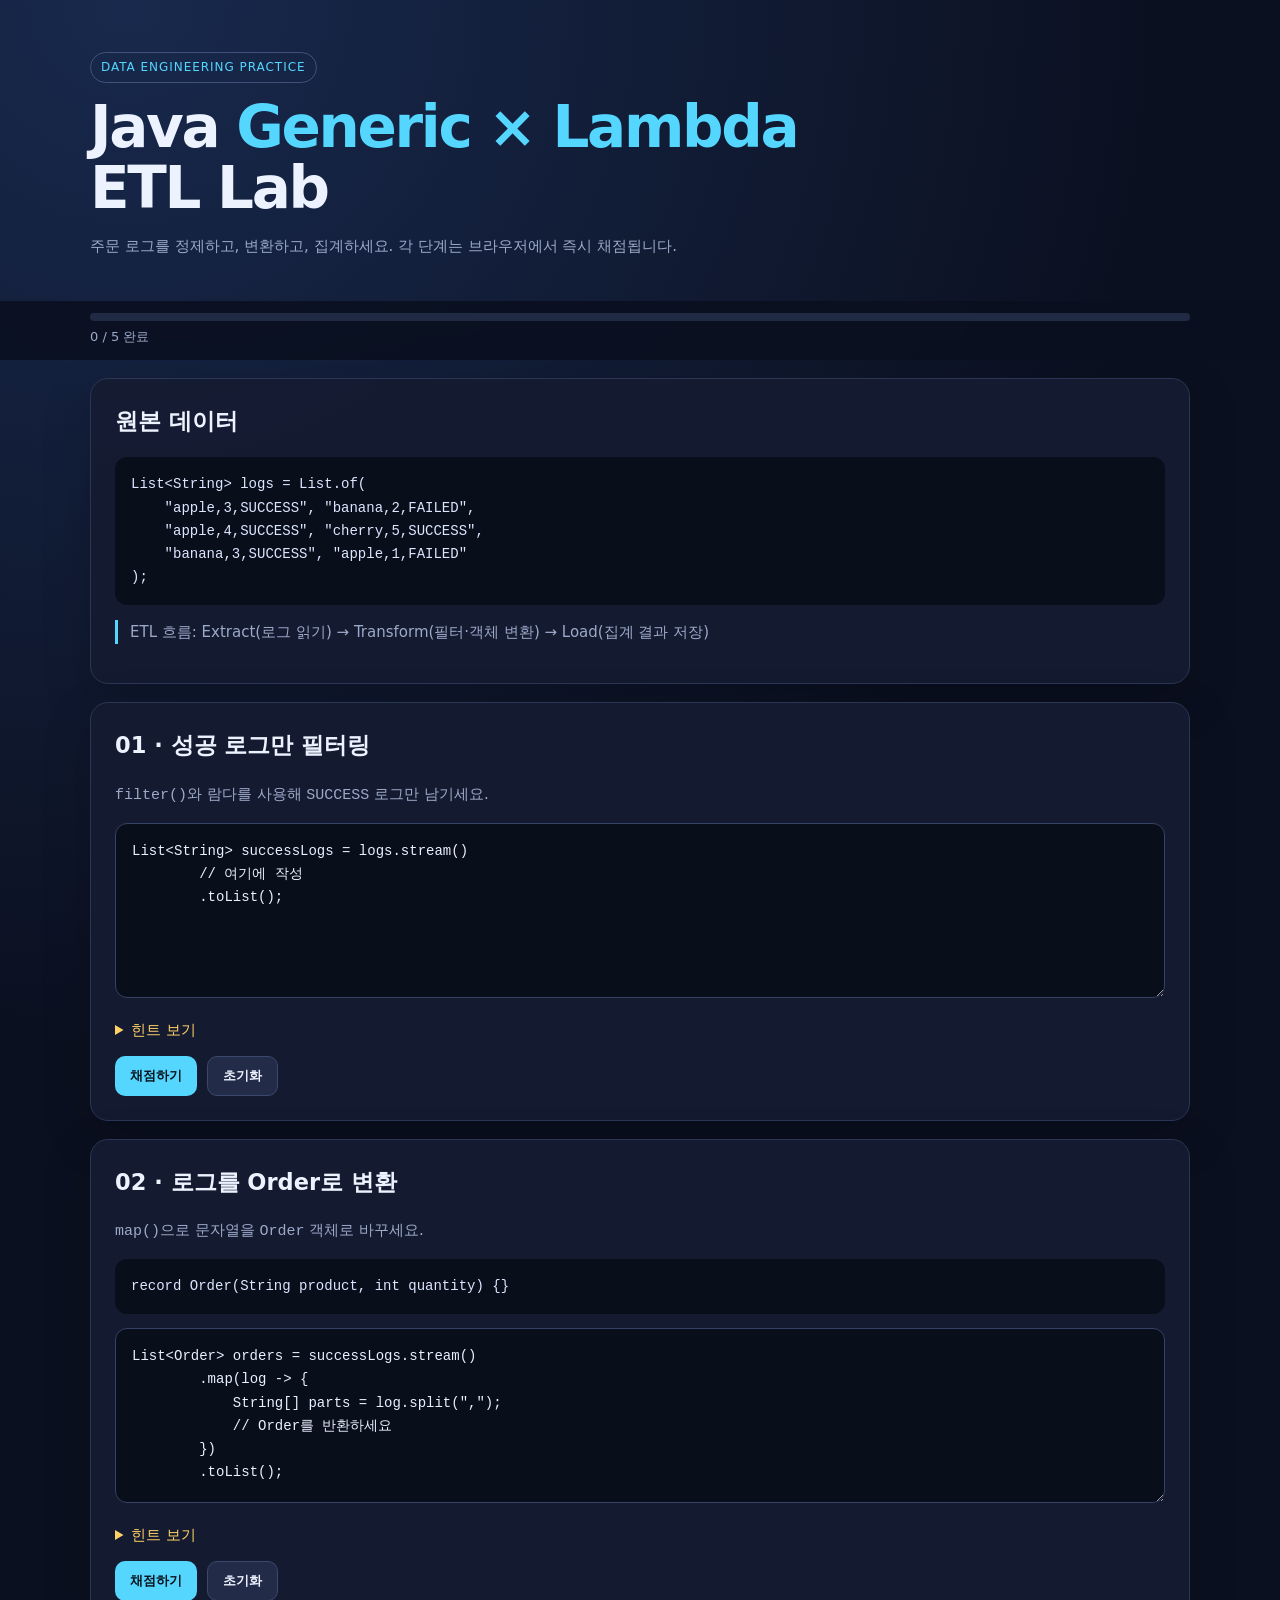
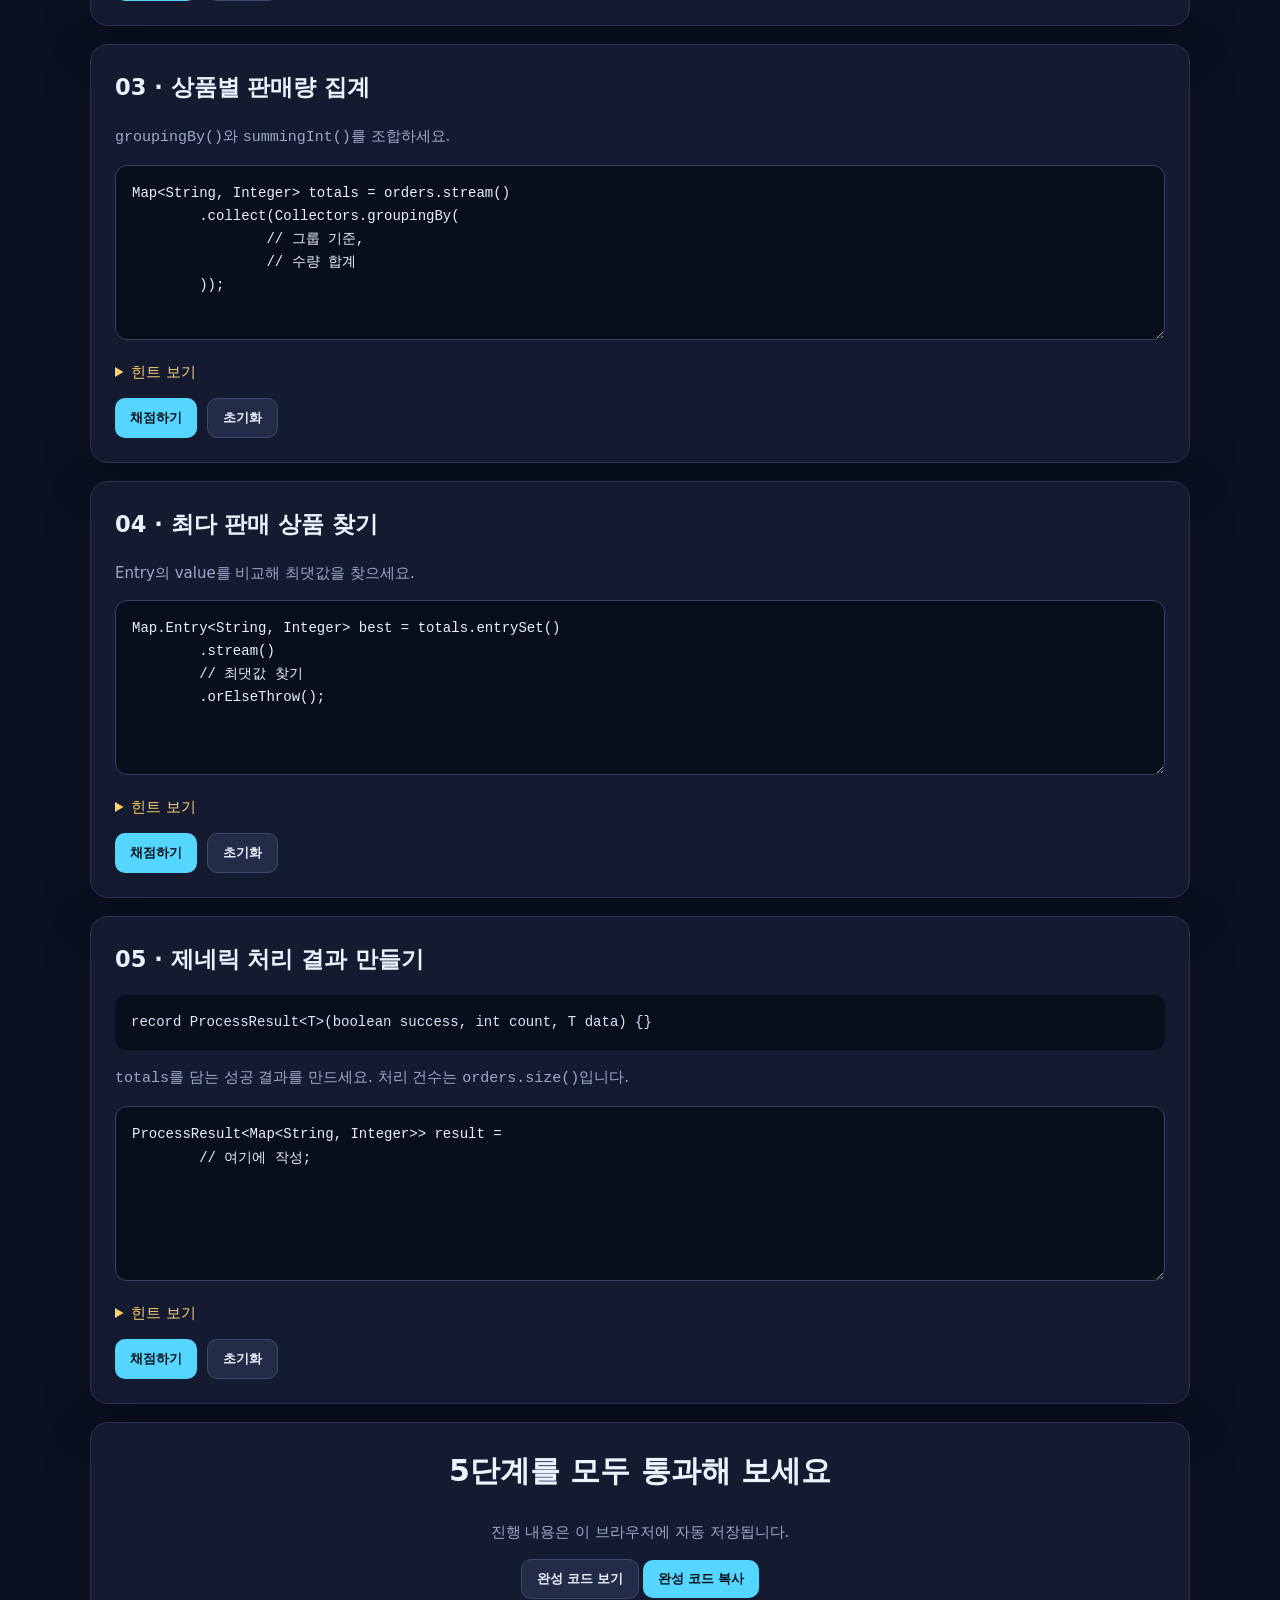
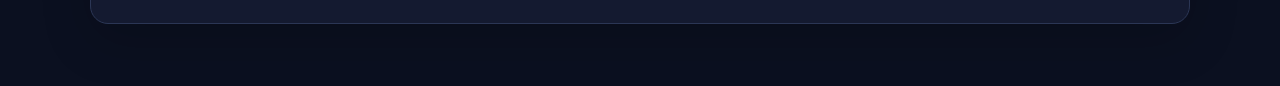
<file: generic-lambda-etl-lab.html>
<!doctype html>
<html lang="ko">
<head>
  <meta charset="utf-8">
  <meta name="viewport" content="width=device-width, initial-scale=1">
  <title>Java Generic × Lambda ETL Lab</title>
  <style>
    :root { --bg:#0b1020; --panel:#151c31; --line:#2b3655; --text:#edf2ff; --muted:#9ca9c8; --cyan:#54d6ff; --green:#72e1a6; --red:#ff8292; --yellow:#ffd166; }
    * { box-sizing:border-box; }
    body { margin:0; color:var(--text); background:radial-gradient(circle at 10% 0,#18294d 0,transparent 30%),var(--bg); font:15px/1.6 system-ui,-apple-system,sans-serif; }
    header, main { width:min(1100px,calc(100% - 32px)); margin:auto; }
    header { padding:52px 0 28px; }
    h1 { margin:0; font-size:clamp(30px,6vw,58px); line-height:1.05; letter-spacing:-.04em; }
    h1 span { color:var(--cyan); } h2 { margin-top:0; } p { color:var(--muted); }
    .badge { display:inline-block; margin-bottom:14px; padding:5px 10px; border:1px solid #3f527c; border-radius:99px; color:var(--cyan); font-size:12px; letter-spacing:.08em; }
    .progress-shell { position:sticky; top:0; z-index:10; padding:12px 0; background:rgba(11,16,32,.9); backdrop-filter:blur(10px); }
    .progress { height:8px; overflow:hidden; border-radius:99px; background:#202a44; }
    #bar { width:0; height:100%; background:linear-gradient(90deg,var(--cyan),var(--green)); transition:.3s; }
    #progressText { margin-top:6px; color:var(--muted); font-size:13px; }
    .dataset, .card, .final { margin:18px 0; padding:24px; border:1px solid var(--line); border-radius:18px; background:rgba(21,28,49,.92); box-shadow:0 16px 50px rgba(0,0,0,.18); }
    pre, textarea { font:14px/1.65 ui-monospace,SFMono-Regular,Menlo,monospace; }
    pre { overflow:auto; padding:16px; border-radius:12px; color:#dce7ff; background:#090e1b; }
    textarea { width:100%; min-height:175px; resize:vertical; padding:16px; border:1px solid #354266; border-radius:12px; outline:none; color:#eaf0ff; background:#090e1b; tab-size:4; }
    textarea:focus { border-color:var(--cyan); box-shadow:0 0 0 3px rgba(84,214,255,.12); }
    .row { display:flex; flex-wrap:wrap; gap:10px; margin-top:14px; }
    button { cursor:pointer; border:0; border-radius:10px; padding:10px 15px; color:#07121c; background:var(--cyan); font-weight:750; }
    button.secondary { color:var(--text); border:1px solid #3b486d; background:#222c48; }
    button.hint { color:#251a00; background:var(--yellow); }
    .result { display:none; margin-top:14px; padding:12px 14px; border-radius:10px; }
    .result.pass { display:block; color:var(--green); border:1px solid #286347; background:#102c25; }
    .result.fail { display:block; color:#ffbdc6; border:1px solid #793543; background:#351a25; }
    details { margin-top:13px; color:var(--yellow); } details p { color:#e5d7ad; }
    .concept { color:var(--muted); border-left:3px solid var(--cyan); padding-left:12px; }
    .final { margin-bottom:70px; text-align:center; } .final h2 { font-size:30px; }
    #answer { text-align:left; white-space:pre; }
    @media (max-width:600px) { header { padding-top:30px; } .card,.dataset { padding:17px; } }
  </style>
</head>
<body>
  <header>
    <div class="badge">DATA ENGINEERING PRACTICE</div>
    <h1>Java <span>Generic × Lambda</span><br>ETL Lab</h1>
    <p>주문 로그를 정제하고, 변환하고, 집계하세요. 각 단계는 브라우저에서 즉시 채점됩니다.</p>
  </header>
  <div class="progress-shell"><main><div class="progress"><div id="bar"></div></div><div id="progressText">0 / 5 완료</div></main></div>
  <main>
    <section class="dataset">
      <h2>원본 데이터</h2>
      <pre>List&lt;String&gt; logs = List.of(
    "apple,3,SUCCESS", "banana,2,FAILED",
    "apple,4,SUCCESS", "cherry,5,SUCCESS",
    "banana,3,SUCCESS", "apple,1,FAILED"
);</pre>
      <p class="concept">ETL 흐름: Extract(로그 읽기) → Transform(필터·객체 변환) → Load(집계 결과 저장)</p>
    </section>

    <section class="card" data-step="1">
      <h2>01 · 성공 로그만 필터링</h2>
      <p><code>filter()</code>와 람다를 사용해 <code>SUCCESS</code> 로그만 남기세요.</p>
      <textarea spellcheck="false">List&lt;String&gt; successLogs = logs.stream()
        // 여기에 작성
        .toList();</textarea>
      <details><summary>힌트 보기</summary><p>문자열의 끝을 검사하는 <code>endsWith("SUCCESS")</code>를 사용하세요.</p></details>
      <div class="row"><button onclick="grade(1)">채점하기</button><button class="secondary" onclick="resetStep(1)">초기화</button></div>
      <div class="result"></div>
    </section>

    <section class="card" data-step="2">
      <h2>02 · 로그를 Order로 변환</h2>
      <p><code>map()</code>으로 문자열을 <code>Order</code> 객체로 바꾸세요.</p>
      <pre>record Order(String product, int quantity) {}</pre>
      <textarea spellcheck="false">List&lt;Order&gt; orders = successLogs.stream()
        .map(log -&gt; {
            String[] parts = log.split(",");
            // Order를 반환하세요
        })
        .toList();</textarea>
      <details><summary>힌트 보기</summary><p><code>new Order(parts[0], Integer.parseInt(parts[1]))</code>를 반환합니다.</p></details>
      <div class="row"><button onclick="grade(2)">채점하기</button><button class="secondary" onclick="resetStep(2)">초기화</button></div>
      <div class="result"></div>
    </section>

    <section class="card" data-step="3">
      <h2>03 · 상품별 판매량 집계</h2>
      <p><code>groupingBy()</code>와 <code>summingInt()</code>를 조합하세요.</p>
      <textarea spellcheck="false">Map&lt;String, Integer&gt; totals = orders.stream()
        .collect(Collectors.groupingBy(
                // 그룹 기준,
                // 수량 합계
        ));</textarea>
      <details><summary>힌트 보기</summary><p>그룹 기준은 <code>Order::product</code>, 합산 대상은 <code>Order::quantity</code>입니다.</p></details>
      <div class="row"><button onclick="grade(3)">채점하기</button><button class="secondary" onclick="resetStep(3)">초기화</button></div>
      <div class="result"></div>
    </section>

    <section class="card" data-step="4">
      <h2>04 · 최다 판매 상품 찾기</h2>
      <p>Entry의 value를 비교해 최댓값을 찾으세요.</p>
      <textarea spellcheck="false">Map.Entry&lt;String, Integer&gt; best = totals.entrySet()
        .stream()
        // 최댓값 찾기
        .orElseThrow();</textarea>
      <details><summary>힌트 보기</summary><p><code>Map.Entry.comparingByValue()</code>를 기준으로 <code>max()</code>를 호출합니다.</p></details>
      <div class="row"><button onclick="grade(4)">채점하기</button><button class="secondary" onclick="resetStep(4)">초기화</button></div>
      <div class="result"></div>
    </section>

    <section class="card" data-step="5">
      <h2>05 · 제네릭 처리 결과 만들기</h2>
      <pre>record ProcessResult&lt;T&gt;(boolean success, int count, T data) {}</pre>
      <p><code>totals</code>를 담는 성공 결과를 만드세요. 처리 건수는 <code>orders.size()</code>입니다.</p>
      <textarea spellcheck="false">ProcessResult&lt;Map&lt;String, Integer&gt;&gt; result =
        // 여기에 작성;</textarea>
      <details><summary>힌트 보기</summary><p><code>new ProcessResult&lt;&gt;(true, orders.size(), totals)</code></p></details>
      <div class="row"><button onclick="grade(5)">채점하기</button><button class="secondary" onclick="resetStep(5)">초기화</button></div>
      <div class="result"></div>
    </section>

    <section class="final">
      <h2 id="finishTitle">5단계를 모두 통과해 보세요</h2>
      <p id="finishText">진행 내용은 이 브라우저에 자동 저장됩니다.</p>
      <button class="secondary" onclick="toggleAnswer()">완성 코드 보기</button>
      <button onclick="copyAnswer()">완성 코드 복사</button>
      <pre id="answer" hidden>import java.util.List;
import java.util.Map;
import java.util.stream.Collectors;

public class OrderEtlMission {
    record Order(String product, int quantity) {}
    record ProcessResult&lt;T&gt;(boolean success, int count, T data) {}

    public static void main(String[] args) {
        List&lt;String&gt; logs = List.of(
                "apple,3,SUCCESS", "banana,2,FAILED",
                "apple,4,SUCCESS", "cherry,5,SUCCESS",
                "banana,3,SUCCESS", "apple,1,FAILED"
        );

        List&lt;String&gt; successLogs = logs.stream()
                .filter(log -&gt; log.endsWith("SUCCESS"))
                .toList();

        List&lt;Order&gt; orders = successLogs.stream()
                .map(log -&gt; {
                    String[] parts = log.split(",");
                    return new Order(parts[0], Integer.parseInt(parts[1]));
                })
                .toList();

        Map&lt;String, Integer&gt; totals = orders.stream()
                .collect(Collectors.groupingBy(
                        Order::product,
                        Collectors.summingInt(Order::quantity)
                ));

        Map.Entry&lt;String, Integer&gt; best = totals.entrySet().stream()
                .max(Map.Entry.comparingByValue())
                .orElseThrow();

        ProcessResult&lt;Map&lt;String, Integer&gt;&gt; result =
                new ProcessResult&lt;&gt;(true, orders.size(), totals);

        System.out.println("최다 판매 상품: " + best.getKey()
                + " (" + best.getValue() + "개)");
        System.out.println(result);
    }
}</pre>
    </section>
  </main>
  <script>
    const cards = [...document.querySelectorAll('.card')];
    const initial = cards.map(c => c.querySelector('textarea').value);
    const passed = new Set(JSON.parse(localStorage.getItem('etl-lab-passed') || '[]'));
    const tests = {
      1: [ [/\.filter\s*\(/, 'filter()가 필요합니다.'], [/->/, '람다식(->)을 작성하세요.'], [/endsWith\s*\(\s*"SUCCESS"\s*\)/, 'SUCCESS로 끝나는지 검사하세요.'] ],
      2: [ [/\.map\s*\(/, 'map()이 필요합니다.'], [/return\s+new\s+Order\s*\(/, '새 Order 객체를 반환하세요.'], [/parts\s*\[\s*0\s*\]/, '상품명은 parts[0]입니다.'], [/Integer\.parseInt\s*\(\s*parts\s*\[\s*1\s*\]\s*\)/, '수량 문자열을 int로 변환하세요.'] ],
      3: [ [/Collectors\.groupingBy\s*\(/, 'groupingBy()가 필요합니다.'], [/(Order::product|\w+\s*->\s*\w+\.product\s*\(\s*\))/, '상품명을 그룹 기준으로 지정하세요.'], [/Collectors\.summingInt\s*\(/, 'summingInt()로 수량을 합치세요.'], [/(Order::quantity|\w+\s*->\s*\w+\.quantity\s*\(\s*\))/, 'Order의 quantity를 합산하세요.'] ],
      4: [ [/\.max\s*\(/, 'max()가 필요합니다.'], [/Map\.Entry\.comparingByValue\s*\(\s*\)/, 'Entry의 value를 비교 기준으로 사용하세요.'] ],
      5: [ [/new\s+ProcessResult\s*&lt;?\s*&gt;?\s*\(/, 'ProcessResult 객체를 생성하세요.'], [/true/, '성공 여부는 true입니다.'], [/orders\.size\s*\(\s*\)/, '처리 건수는 orders.size()입니다.'], [/totals/, '결과 데이터 totals를 전달하세요.'] ]
    };
    cards.forEach((card, i) => {
      const saved = localStorage.getItem('etl-lab-code-' + (i + 1));
      if (saved) card.querySelector('textarea').value = saved;
      card.querySelector('textarea').addEventListener('input', e => localStorage.setItem('etl-lab-code-' + (i + 1), e.target.value));
      card.querySelector('textarea').addEventListener('keydown', e => {
        if (e.key === 'Tab') { e.preventDefault(); const t=e.target,s=t.selectionStart,n=t.selectionEnd; t.value=t.value.slice(0,s)+'    '+t.value.slice(n); t.selectionStart=t.selectionEnd=s+4; }
      });
    });
    function grade(step) {
      const card = document.querySelector(`[data-step="${step}"]`), code = card.querySelector('textarea').value, out = card.querySelector('.result');
      const failure = tests[step].find(([regex]) => !regex.test(code));
      if (failure) { out.className='result fail'; out.textContent='아직이에요 · ' + failure[1]; passed.delete(step); }
      else { out.className='result pass'; out.textContent='통과! 핵심 문법과 처리 흐름이 정확합니다.'; passed.add(step); }
      localStorage.setItem('etl-lab-passed', JSON.stringify([...passed])); updateProgress();
    }
    function resetStep(step) { const card=document.querySelector(`[data-step="${step}"]`); card.querySelector('textarea').value=initial[step-1]; card.querySelector('.result').className='result'; passed.delete(step); localStorage.removeItem('etl-lab-code-'+step); localStorage.setItem('etl-lab-passed',JSON.stringify([...passed])); updateProgress(); }
    function updateProgress() { const n=passed.size; document.getElementById('bar').style.width=(n/5*100)+'%'; document.getElementById('progressText').textContent=`${n} / 5 완료`; if(n===5){ document.getElementById('finishTitle').textContent='ETL 파이프라인 완성!'; document.getElementById('finishText').textContent='제네릭으로 결과 타입을 안전하게 감싸고, 람다로 변환·집계를 완료했습니다.'; } }
    function toggleAnswer() { const a=document.getElementById('answer'); a.hidden=!a.hidden; }
    async function copyAnswer() { const text=document.getElementById('answer').textContent; await navigator.clipboard.writeText(text); alert('완성 코드를 복사했습니다.'); }
    updateProgress();
  </script>
</body>
</html>
</file>
